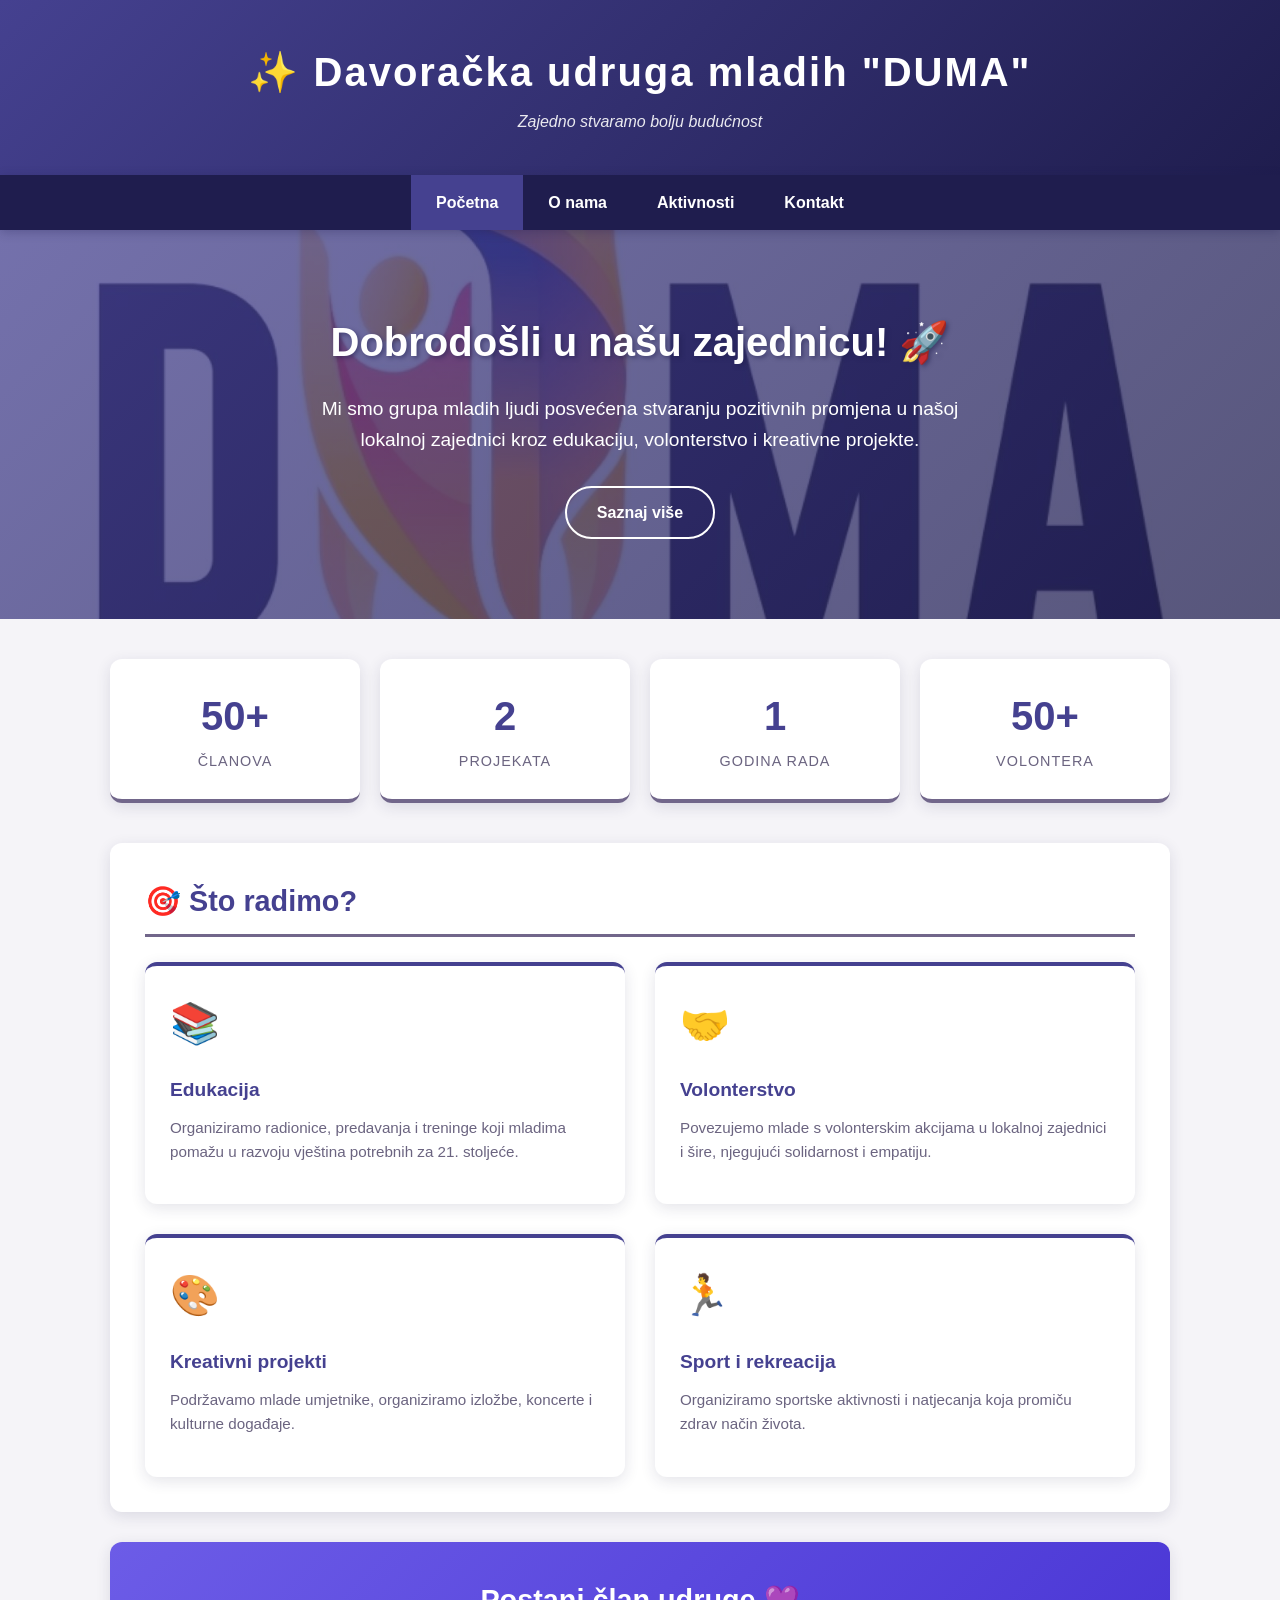
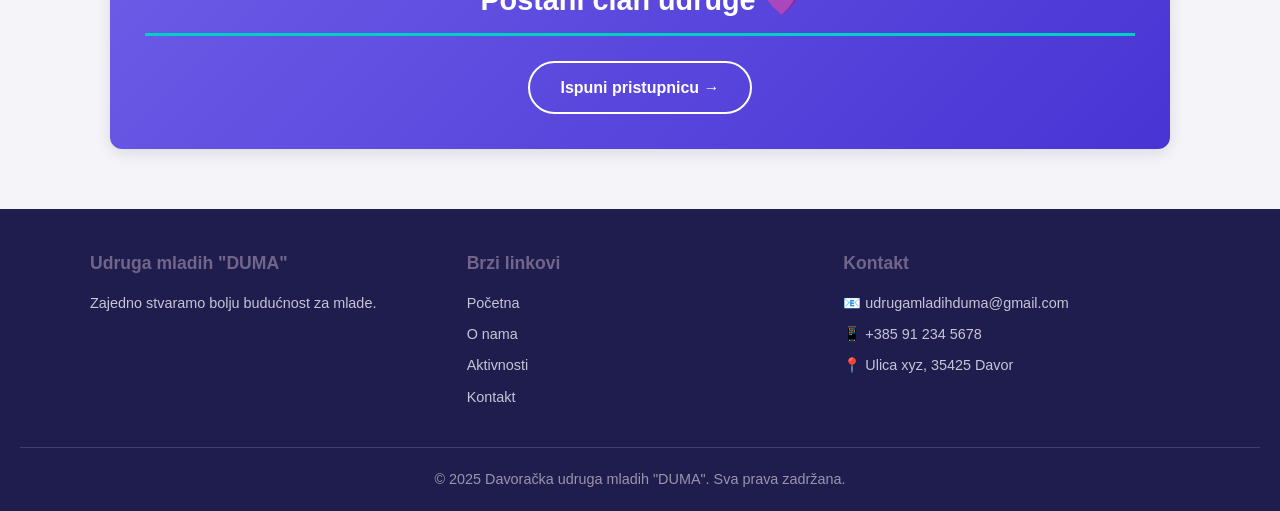
<file: index.html>
<!DOCTYPE html>
<html lang="hr">
<head>
    <meta charset="UTF-8">
    <meta name="viewport" content="width=device-width, initial-scale=1.0">
    <title>Udruga mladih "DUMA" - Početna</title>
    <link rel="stylesheet" href="style.css">
</head>
<body>
    <header>
        <h1>✨ Davoračka udruga mladih "DUMA"</h1>
        <p class="slogan">Zajedno stvaramo bolju budućnost</p>
    </header>

    <nav>
        <a href="index.html" class="active">Početna</a>
        <a href="o-nama.html">O nama</a>
        <a href="aktivnosti.html">Aktivnosti</a>
        <a href="kontakt.html">Kontakt</a>
    </nav>

    <!-- HERO -->
    <section class="hero">
        <h2>Dobrodošli u našu zajednicu! 🚀</h2>
        <p>Mi smo grupa mladih ljudi posvećena stvaranju pozitivnih promjena u našoj lokalnoj zajednici kroz edukaciju, volonterstvo i kreativne projekte.</p>
        <a href="o-nama.html" class="btn btn-outline">Saznaj više</a>
    </section>

    <div class="container">
        <!-- STATISTIKA -->
        <div class="stats">
            <div class="stat-item">
                <span class="number">50+</span>
                <span class="label">Članova</span>
            </div>
            <div class="stat-item">
                <span class="number">2</span>
                <span class="label">Projekata</span>
            </div>
            <div class="stat-item">
                <span class="number">1</span>
                <span class="label">Godina rada</span>
            </div>
            <div class="stat-item">
                <span class="number">50+</span>
                <span class="label">Volontera</span>
            </div>
        </div>

        <!-- ŠTO RADIMO -->
        <div class="section">
            <h2>🎯 Što radimo?</h2>
            <div class="grid-2">
                <div class="card">
                    <span class="icon">📚</span>
                    <h3>Edukacija</h3>
                    <p>Organiziramo radionice, predavanja i treninge koji mladima pomažu u razvoju vještina potrebnih za 21. stoljeće.</p>
                </div>
                <div class="card">
                    <span class="icon">🤝</span>
                    <h3>Volonterstvo</h3>
                    <p>Povezujemo mlade s volonterskim akcijama u lokalnoj zajednici i šire, njegujući solidarnost i empatiju.</p>
                </div>
                <div class="card">
                    <span class="icon">🎨</span>
                    <h3>Kreativni projekti</h3>
                    <p>Podržavamo mlade umjetnike, organiziramo izložbe, koncerte i kulturne događaje.</p>
                </div>
                <div class="card">
                    <span class="icon">🏃</span>
                    <h3>Sport i rekreacija</h3>
                    <p>Organiziramo sportske aktivnosti i natjecanja koja promiču zdrav način života.</p>
                </div>
            </div>
        </div>

        <!-- POZIV NA AKCIJU -->
        <div class="section" style="text-align: center; background: linear-gradient(135deg, #6c5ce7, #4834d4); color: white;">
            <h2 style="color: white; border-bottom-color: #00cec9;">Postani član udruge 💜</h2>
            <a href="https://docs.google.com/forms/d/e/1FAIpQLSe9qV0cmbxw2X0yW4sfTjbdnoUSCpuaBneyQgo1jyE1cFJ8YQ/viewform?usp=dialog" 
                target="_blank" 
                rel="noopener noreferrer" 
                class="btn btn-outline">
                Ispuni pristupnicu →
            </a>
        </div>
    </div>

    <footer>
        <div class="footer-content">
            <div class="footer-col">
                <h3>Udruga mladih "DUMA"</h3>
                <p>Zajedno stvaramo bolju budućnost za mlade.</p>
            </div>
            <div class="footer-col">
                <h3>Brzi linkovi</h3>
                <a href="index.html">Početna</a>
                <a href="o-nama.html">O nama</a>
                <a href="aktivnosti.html">Aktivnosti</a>
                <a href="kontakt.html">Kontakt</a>
            </div>
            <div class="footer-col">
                <h3>Kontakt</h3>
                <p>📧 udrugamladihduma@gmail.com</p>
                <p>📱 +385 91 234 5678</p>
                <p>📍 Ulica xyz, 35425 Davor</p>
            </div>
        </div>
        <div class="footer-bottom">
            <p>&copy; 2025 Davoračka udruga mladih "DUMA". Sva prava zadržana.</p>
        </div>
    </footer>
</body>
</html>
</file>
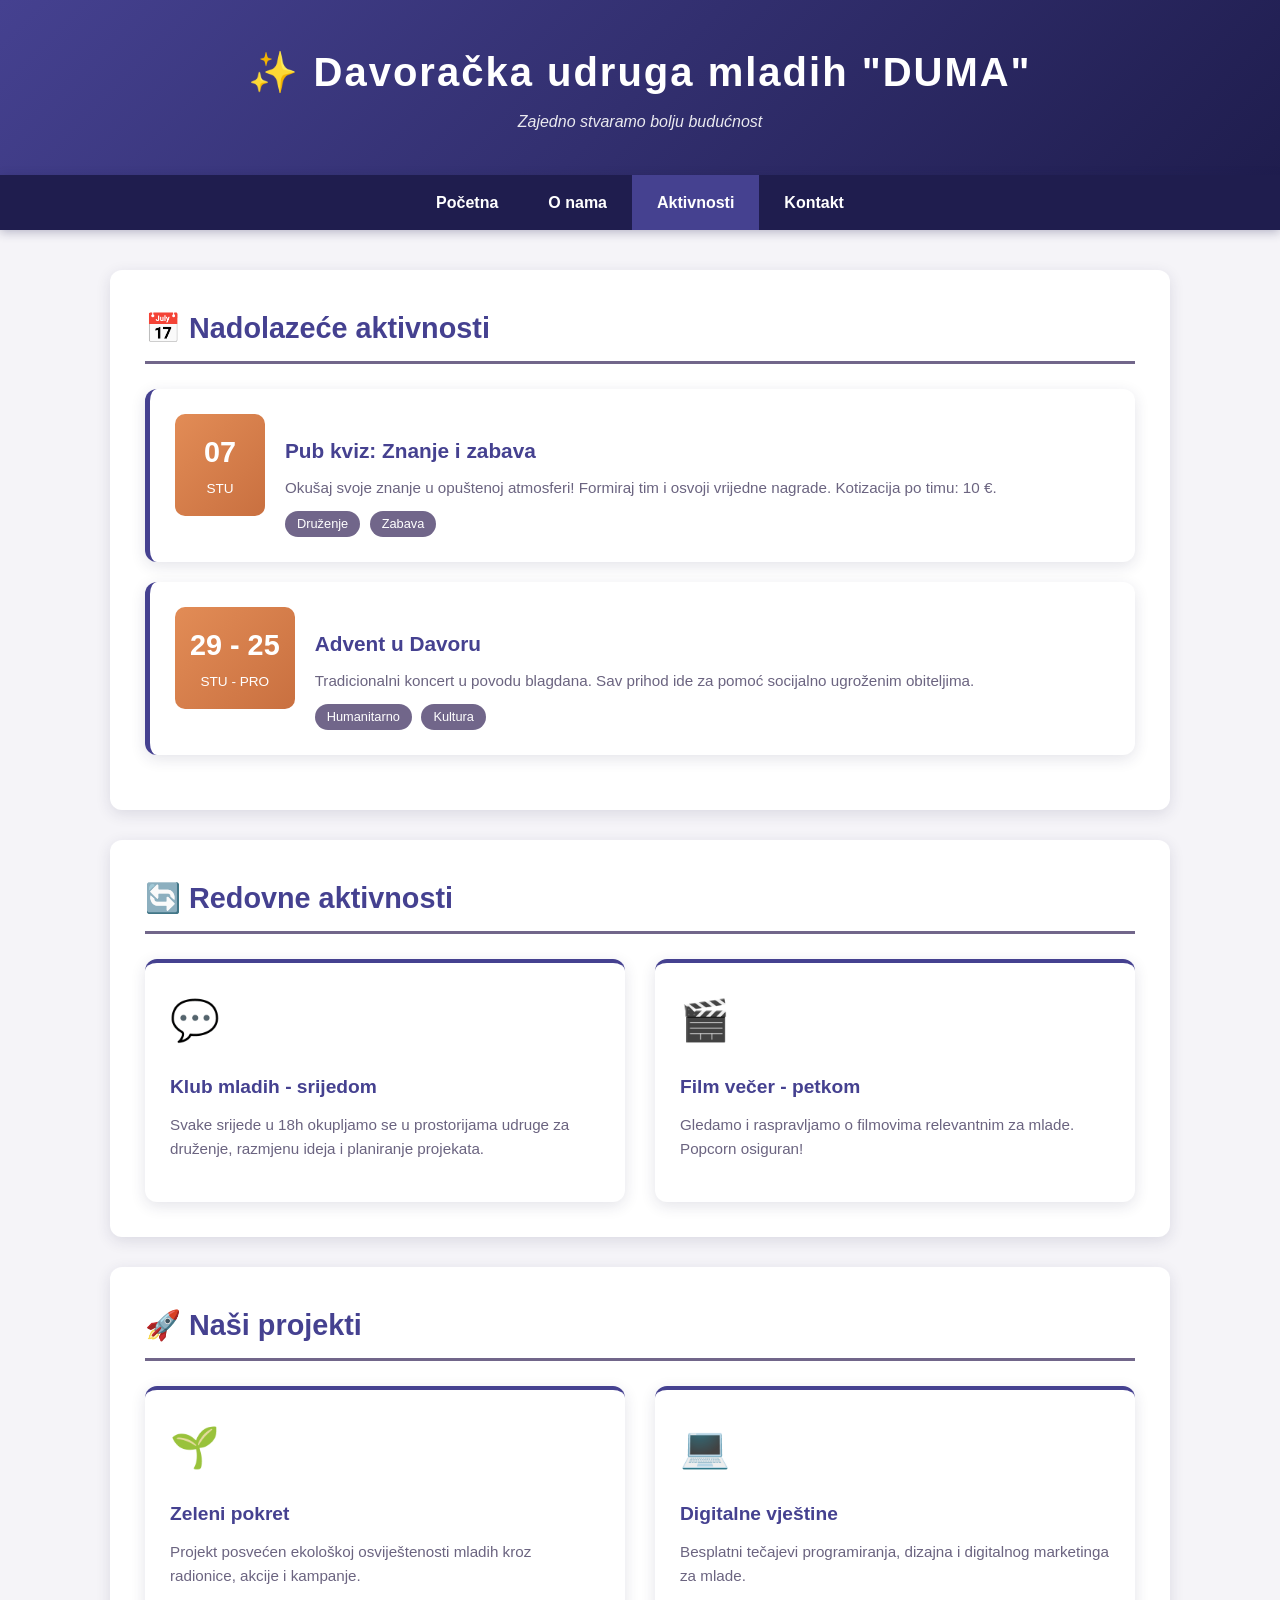
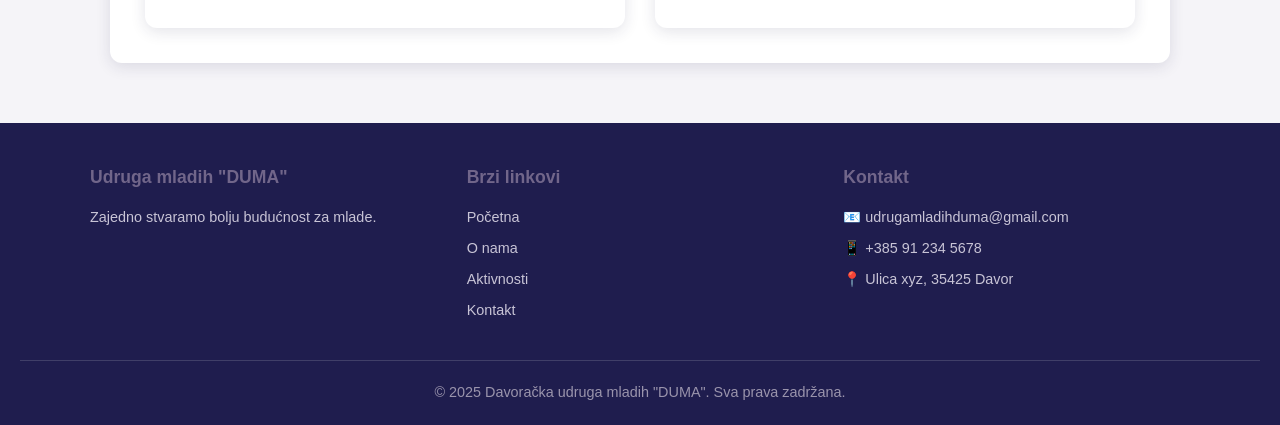
<file: aktivnosti.html>
<!DOCTYPE html>
<html lang="hr">
<head>
    <meta charset="UTF-8">
    <meta name="viewport" content="width=device-width, initial-scale=1.0">
    <title>Udruga mladih "DUMA" - Aktivnosti</title>
    <link rel="stylesheet" href="style.css">
</head>
<body>
    <header>
        <h1>✨ Davoračka udruga mladih "DUMA"</h1>
        <p class="slogan">Zajedno stvaramo bolju budućnost</p>
    </header>

    <nav>
        <a href="index.html">Početna</a>
        <a href="o-nama.html">O nama</a>
        <a href="aktivnosti.html" class="active">Aktivnosti</a>
        <a href="kontakt.html">Kontakt</a>
    </nav>

    <div class="container">
        <div class="section">
            <h2>📅 Nadolazeće aktivnosti</h2>

            <div class="activity">
                <div class="date">
                    <span class="day">07</span>
                    <span class="month">Stu</span>
                </div>
                <div class="info">
                    <h3>Pub kviz: Znanje i zabava</h3>
                    <p>Okušaj svoje znanje u opuštenoj atmosferi! Formiraj tim i osvoji vrijedne nagrade. Kotizacija po timu: 10 €.</p>
                    <span class="tag">Druženje</span>
                    <span class="tag">Zabava</span>
                </div>
            </div>

            <div class="activity">
                <div class="date">
                    <span class="day">29 - 25</span>
                    <span class="month">Stu - Pro</span>
                </div>
                <div class="info">
                    <h3>Advent u Davoru</h3>
                    <p>Tradicionalni koncert u povodu blagdana. Sav prihod ide za pomoć socijalno ugroženim obiteljima.</p>
                    <span class="tag">Humanitarno</span>
                    <span class="tag">Kultura</span>
                </div>
            </div>
        </div>

        <!-- REDOVNE AKTIVNOSTI -->
        <div class="section">
            <h2>🔄 Redovne aktivnosti</h2>
            <div class="grid-2">
                <div class="card">
                    <span class="icon">💬</span>
                    <h3>Klub mladih - srijedom</h3>
                    <p>Svake srijede u 18h okupljamo se u prostorijama udruge za druženje, razmjenu ideja i planiranje projekata.</p>
                </div>
                <div class="card">
                    <span class="icon">🎬</span>
                    <h3>Film večer - petkom</h3>
                    <p>Gledamo i raspravljamo o filmovima relevantnim za mlade. Popcorn osiguran!</p>
                </div>
            </div>
        </div>

        <!-- PROJEKTI -->
        <div class="section">
            <h2>🚀 Naši projekti</h2>
            <div class="grid-2">
                <div class="card">
                    <span class="icon">🌱</span>
                    <h3>Zeleni pokret</h3>
                    <p>Projekt posvećen ekološkoj osviještenosti mladih kroz radionice, akcije i kampanje.</p>
                </div>
                <div class="card">
                    <span class="icon">💻</span>
                    <h3>Digitalne vještine</h3>
                    <p>Besplatni tečajevi programiranja, dizajna i digitalnog marketinga za mlade.</p>
                </div>
            </div>
        </div>
    </div>

    <footer>
        <div class="footer-content">
            <div class="footer-col">
                <h3>Udruga mladih "DUMA"</h3>
                <p>Zajedno stvaramo bolju budućnost za mlade.</p>
            </div>
            <div class="footer-col">
                <h3>Brzi linkovi</h3>
                <a href="index.html">Početna</a>
                <a href="o-nama.html">O nama</a>
                <a href="aktivnosti.html">Aktivnosti</a>
                <a href="kontakt.html">Kontakt</a>
            </div>
            <div class="footer-col">
                <h3>Kontakt</h3>
                <p>📧 udrugamladihduma@gmail.com</p>
                <p>📱 +385 91 234 5678</p>
                <p>📍 Ulica xyz, 35425 Davor</p>
            </div>
        </div>
        <div class="footer-bottom">
            <p>&copy; 2025 Davoračka udruga mladih "DUMA". Sva prava zadržana.</p>
        </div>
    </footer>
</body>
</html>
</file>
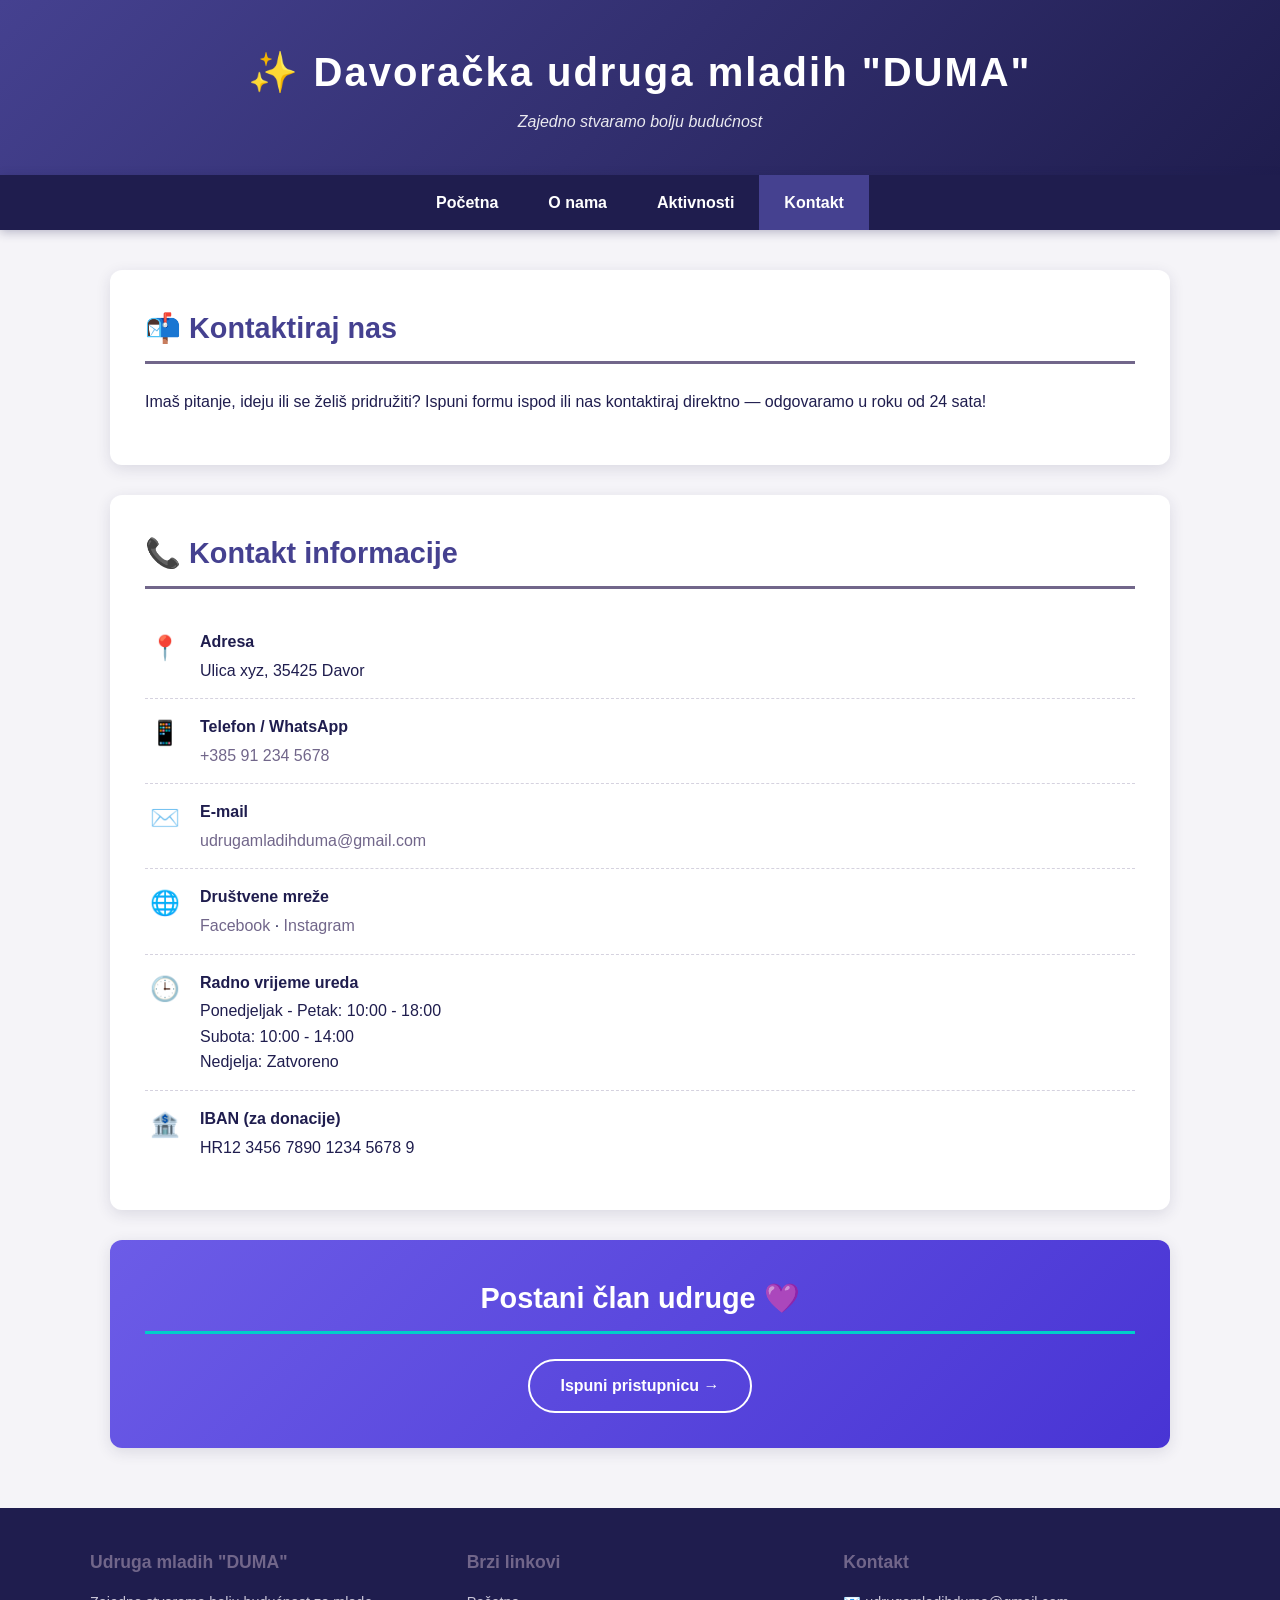
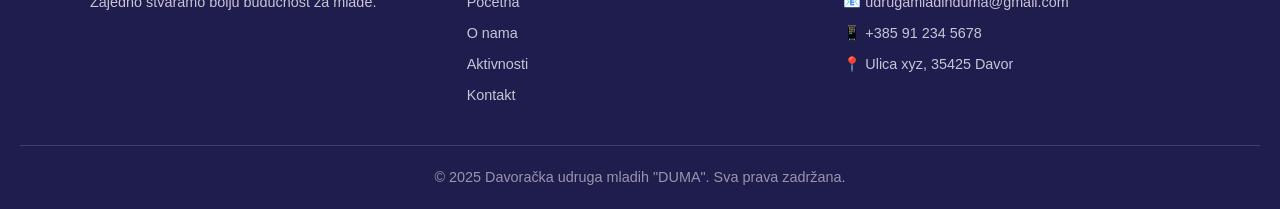
<file: kontakt.html>
<!DOCTYPE html>
<html lang="hr">
<head>
    <meta charset="UTF-8">
    <meta name="viewport" content="width=device-width, initial-scale=1.0">
    <title>Udruga mladih "DUMA" - Kontakt</title>
    <link rel="stylesheet" href="style.css">
</head>
<body>
    <header>
        <h1>✨ Davoračka udruga mladih "DUMA"</h1>
        <p class="slogan">Zajedno stvaramo bolju budućnost</p>
    </header>

    <nav>
        <a href="index.html">Početna</a>
        <a href="o-nama.html">O nama</a>
        <a href="aktivnosti.html">Aktivnosti</a>
        <a href="kontakt.html" class="active">Kontakt</a>
    </nav>

    <div class="container">
        <div class="section">
            <h2>📬 Kontaktiraj nas</h2>
            <p>Imaš pitanje, ideju ili se želiš pridružiti? Ispuni formu ispod ili nas kontaktiraj direktno — odgovaramo u roku od 24 sata!</p>
        </div>

            <!-- KONTAKT INFO -->
            <div class="section">
                <h2>📞 Kontakt informacije</h2>

                <div class="contact-item">
                    <div class="icon">📍</div>
                    <div>
                        <strong>Adresa</strong>
                        Ulica xyz, 35425 Davor
                    </div>
                </div>

                <div class="contact-item">
                    <div class="icon">📱</div>
                    <div>
                        <strong>Telefon / WhatsApp</strong>
                        <a href="tel:+385912345678">+385 91 234 5678</a>
                    </div>
                </div>

                <div class="contact-item">
                    <div class="icon">✉️</div>
                    <div>
                        <strong>E-mail</strong>
                        <a href="mailto:udrugamladihduma@gmail.com">udrugamladihduma@gmail.com</a>
                    </div>
                </div>

                <div class="contact-item">
                    <div class="icon">🌐</div>
                    <div>
                        <strong>Društvene mreže</strong>
                        <a href="https://www.facebook.com/profile.php?id=61585852721977">Facebook</a> · 
                        <a href="https://www.instagram.com/udrugamladih.duma/">Instagram</a>
                    </div>
                </div>

                <div class="contact-item">
                    <div class="icon">🕒</div>
                    <div>
                        <strong>Radno vrijeme ureda</strong>
                        Ponedjeljak - Petak: 10:00 - 18:00<br>
                        Subota: 10:00 - 14:00<br>
                        Nedjelja: Zatvoreno
                    </div>
                </div>

                <div class="contact-item">
                    <div class="icon">🏦</div>
                    <div>
                        <strong>IBAN (za donacije)</strong>
                        HR12 3456 7890 1234 5678 9
                    </div>
                </div>
            </div>

        <!-- POZIV NA UČLANJENJE -->
        <div class="section" style="text-align: center; background: linear-gradient(135deg, #6c5ce7, #4834d4); color: white;">
            <h2 style="color: white; border-bottom-color: #00cec9;">Postani član udruge 💜</h2>
            <a href="https://docs.google.com/forms/d/e/1FAIpQLSe9qV0cmbxw2X0yW4sfTjbdnoUSCpuaBneyQgo1jyE1cFJ8YQ/viewform?usp=dialog" 
                target="_blank" 
                rel="noopener noreferrer" 
                class="btn btn-outline">
                Ispuni pristupnicu →
            </a>
        </div>
    </div>

    <footer>
        <div class="footer-content">
            <div class="footer-col">
                <h3>Udruga mladih "DUMA"</h3>
                <p>Zajedno stvaramo bolju budućnost za mlade.</p>
            </div>
            <div class="footer-col">
                <h3>Brzi linkovi</h3>
                <a href="index.html">Početna</a>
                <a href="o-nama.html">O nama</a>
                <a href="aktivnosti.html">Aktivnosti</a>
                <a href="kontakt.html">Kontakt</a>
            </div>
            <div class="footer-col">
                <h3>Kontakt</h3>
                <p>📧 udrugamladihduma@gmail.com</p>
                <p>📱 +385 91 234 5678</p>
                <p>📍 Ulica xyz, 35425 Davor</p>
            </div>
        </div>
        <div class="footer-bottom">
            <p>&copy; 2025 Davoračka udruga mladih "DUMA". Sva prava zadržana.</p>
        </div>
    </footer>
</body>
</html>
</file>
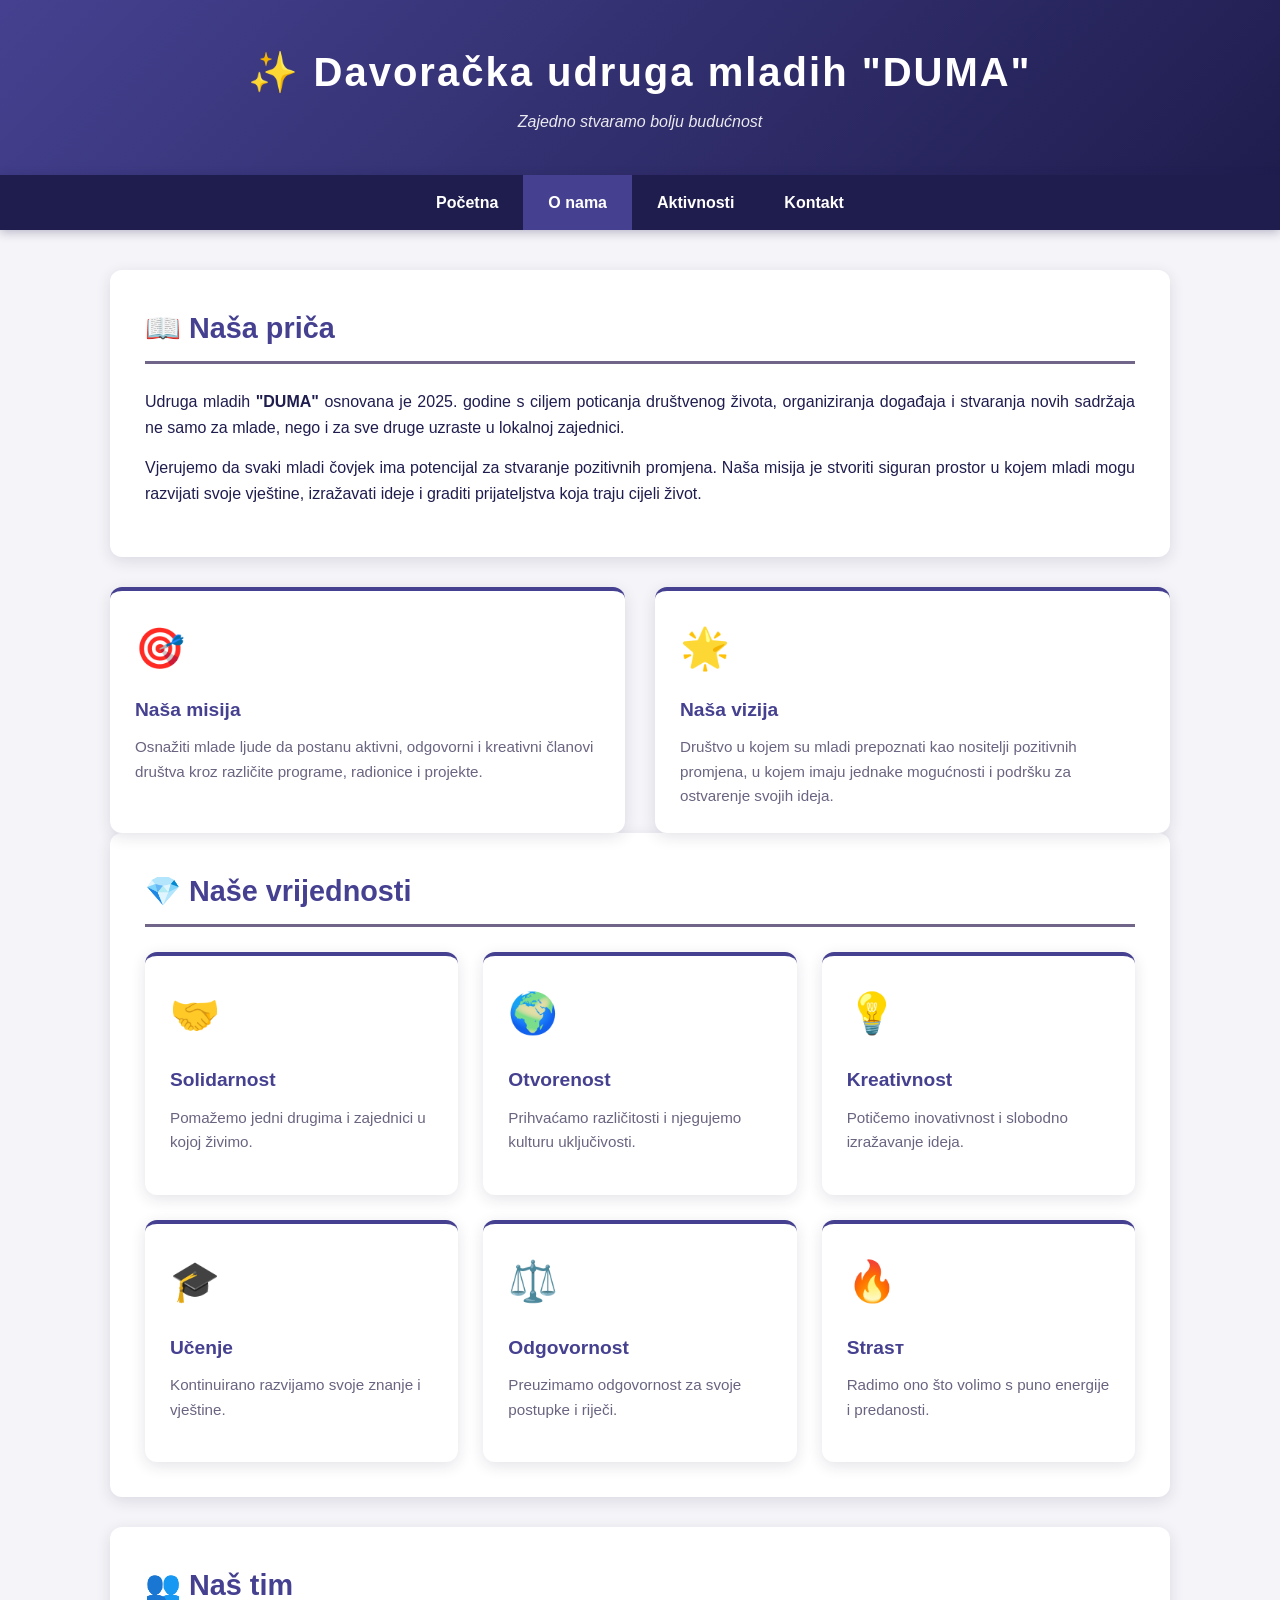
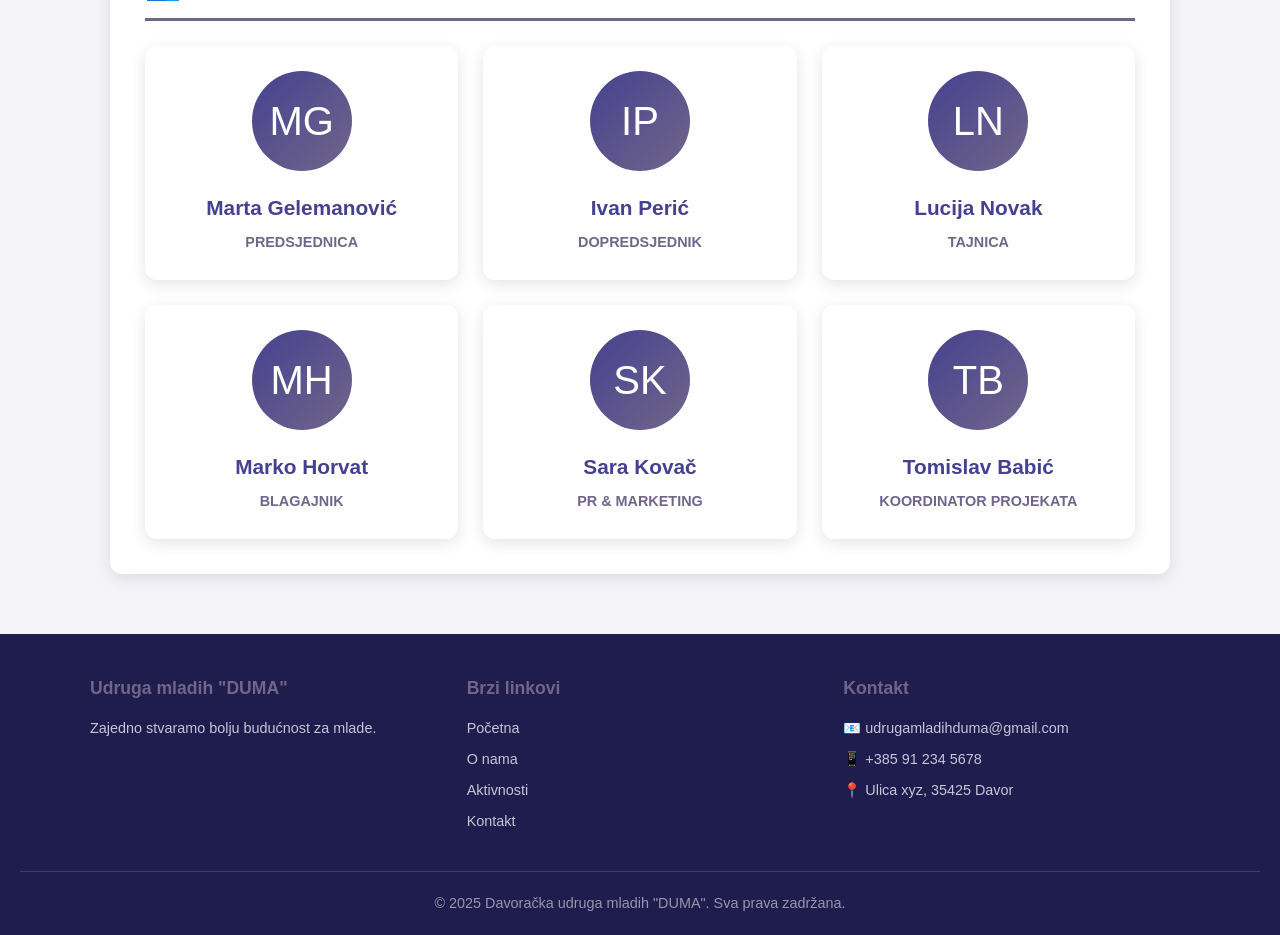
<file: o-nama.html>
<!DOCTYPE html>
<html lang="hr">
<head>
    <meta charset="UTF-8">
    <meta name="viewport" content="width=device-width, initial-scale=1.0">
    <title>Udruga mladih "DUMA" - O nama</title>
    <link rel="stylesheet" href="style.css">
</head>
<body>
    <header>
        <h1>✨ Davoračka udruga mladih "DUMA"</h1>
        <p class="slogan">Zajedno stvaramo bolju budućnost</p>
    </header>

    <nav>
        <a href="index.html">Početna</a>
        <a href="o-nama.html" class="active">O nama</a>
        <a href="aktivnosti.html">Aktivnosti</a>
        <a href="kontakt.html">Kontakt</a>
    </nav>

    <div class="container">
        <!-- NAŠA PRIČA -->
        <div class="section">
            <h2>📖 Naša priča</h2>
            <p>Udruga mladih <strong>"DUMA"</strong> osnovana je 2025. godine s ciljem poticanja društvenog života, organiziranja događaja i stvaranja novih sadržaja ne samo za mlade, nego i za sve druge uzraste u lokalnoj zajednici.</p>
            <p>Vjerujemo da svaki mladi čovjek ima potencijal za stvaranje pozitivnih promjena. Naša misija je stvoriti siguran prostor u kojem mladi mogu razvijati svoje vještine, izražavati ideje i graditi prijateljstva koja traju cijeli život.</p>
        </div>

        <!-- MISIJA I VIZIJA -->
        <div class="grid-2">
            <div class="card">
                <span class="icon">🎯</span>
                <h3>Naša misija</h3>
                <p>Osnažiti mlade ljude da postanu aktivni, odgovorni i kreativni članovi društva kroz različite programe, radionice i projekte.</p>
            </div>
            <div class="card">
                <span class="icon">🌟</span>
                <h3>Naša vizija</h3>
                <p>Društvo u kojem su mladi prepoznati kao nositelji pozitivnih promjena, u kojem imaju jednake mogućnosti i podršku za ostvarenje svojih ideja.</p>
            </div>
        </div>

        <!-- VRIJEDNOSTI -->
        <div class="section">
            <h2>💎 Naše vrijednosti</h2>
            <div class="grid-3">
                <div class="card">
                    <span class="icon">🤝</span>
                    <h3>Solidarnost</h3>
                    <p>Pomažemo jedni drugima i zajednici u kojoj živimo.</p>
                </div>
                <div class="card">
                    <span class="icon">🌍</span>
                    <h3>Otvorenost</h3>
                    <p>Prihvaćamo različitosti i njegujemo kulturu uključivosti.</p>
                </div>
                <div class="card">
                    <span class="icon">💡</span>
                    <h3>Kreativnost</h3>
                    <p>Potičemo inovativnost i slobodno izražavanje ideja.</p>
                </div>
                <div class="card">
                    <span class="icon">🎓</span>
                    <h3>Učenje</h3>
                    <p>Kontinuirano razvijamo svoje znanje i vještine.</p>
                </div>
                <div class="card">
                    <span class="icon">⚖️</span>
                    <h3>Odgovornost</h3>
                    <p>Preuzimamo odgovornost za svoje postupke i riječi.</p>
                </div>
                <div class="card">
                    <span class="icon">🔥</span>
                    <h3>Strаsт</h3>
                    <p>Radimo ono što volimo s puno energije i predanosti.</p>
                </div>
            </div>
        </div>

        <!-- TIM -->
        <div class="section">
            <h2>👥 Naš tim</h2>
            <div class="grid-3">
                <div class="team-member">
                    <div class="avatar">MG</div>
                    <h3>Marta Gelemanović</h3>
                    <span class="role">Predsjednica</span>
                </div>
                <div class="team-member">
                    <div class="avatar">IP</div>
                    <h3>Ivan Perić</h3>
                    <span class="role">Dopredsjednik</span>
                </div>
                <div class="team-member">
                    <div class="avatar">LN</div>
                    <h3>Lucija Novak</h3>
                    <span class="role">Tajnica</span>
                </div>
                <div class="team-member">
                    <div class="avatar">MH</div>
                    <h3>Marko Horvat</h3>
                    <span class="role">Blagajnik</span>
                </div>
                <div class="team-member">
                    <div class="avatar">SK</div>
                    <h3>Sara Kovač</h3>
                    <span class="role">PR & Marketing</span>
                </div>
                <div class="team-member">
                    <div class="avatar">TB</div>
                    <h3>Tomislav Babić</h3>
                    <span class="role">Koordinator projekata</span>
                </div>
            </div>
        </div>
    </div>

    <footer>
        <div class="footer-content">
            <div class="footer-col">
                <h3>Udruga mladih "DUMA"</h3>
                <p>Zajedno stvaramo bolju budućnost za mlade.</p>
            </div>
            <div class="footer-col">
                <h3>Brzi linkovi</h3>
                <a href="index.html">Početna</a>
                <a href="o-nama.html">O nama</a>
                <a href="aktivnosti.html">Aktivnosti</a>
                <a href="kontakt.html">Kontakt</a>
            </div>
            <div class="footer-col">
                <h3>Kontakt</h3>
                <p>📧 udrugamladihduma@gmail.com</p>
                <p>📱 +385 91 234 5678</p>
                <p>📍 Ulica xyz, 35425 Davor</p>
            </div>
        </div>
        <div class="footer-bottom">
            <p>&copy; 2025 Davoračka udruga mladih "DUMA". Sva prava zadržana.</p>
        </div>
    </footer>
</body>
</html>
</file>
<file: style.css>
/* ===== OSNOVNI STILOVI ===== */
* {
    margin: 0;
    padding: 0;
    box-sizing: border-box;
    font-family: 'Segoe UI', Tahoma, Geneva, Verdana, sans-serif;
}

:root {
    /* Nova paleta */
    --vintage-lavender: #71668A;
    --white-soft: #FEFEFE;
    --white: #FFFFFF;
    --french-blue: #454190;
    --space-indigo: #1F1D4E;

    /* Mapiranje na funkcionalne varijable */
    --primary: var(--french-blue);
    --primary-dark: var(--space-indigo);
    --secondary: var(--vintage-lavender);
    --accent: var(--vintage-lavender);
    --dark: var(--space-indigo);
    --light: #F5F4F8;          /* Svijetla nijansa između lavande i bijele */
    --light-bg: var(--white-soft);
    --white-bg: var(--white);
    --text-muted: #6B6480;     /* Prigušeni tekst */
    --shadow: 0 4px 15px rgba(31, 29, 78, 0.12);
}

body {
    background-color: var(--light);
    color: var(--space-indigo);
    line-height: 1.6;
}

/* ===== HEADER ===== */
header {
    background: linear-gradient(135deg, var(--french-blue), var(--space-indigo));
    color: var(--white);
    padding: 40px 20px;
    text-align: center;
    box-shadow: var(--shadow);
}

header h1 {
    font-size: 2.5em;
    letter-spacing: 2px;
    margin-bottom: 5px;
}

header .slogan {
    font-style: italic;
    opacity: 0.9;
    color: var(--white-soft);
}

/* ===== NAVIGACIJA ===== */
nav {
    background-color: var(--space-indigo);
    display: flex;
    justify-content: center;
    flex-wrap: wrap;
    position: sticky;
    top: 0;
    z-index: 100;
    box-shadow: 0 2px 10px rgba(31, 29, 78, 0.3);
}

nav a {
    color: var(--white);
    padding: 15px 25px;
    text-decoration: none;
    font-weight: bold;
    transition: background 0.3s;
    position: relative;
}

nav a:hover, nav a.active {
    background-color: var(--french-blue);
}

/* ===== HERO SEKCIJA ===== */
.hero {
    background:
        linear-gradient(
            135deg,
            rgba(69, 65, 144, 0.75),
            rgba(31, 29, 78, 0.75)
        ),
        url("images/Logotip_DUMA_forms.jpg") center/cover no-repeat;

    color: var(--white);
    padding: 80px 20px;
    text-align: center;
}

.hero h2 {
    font-size: 2.5em;
    margin-bottom: 20px;
    text-shadow: 2px 2px 4px rgba(31, 29, 78, 0.5);
}

.hero p {
    font-size: 1.2em;
    max-width: 700px;
    margin: 0 auto 30px;
}

/* ===== KONTEJNER ===== */
.container {
    max-width: 1100px;
    margin: 40px auto;
    padding: 0 20px;
}

/* ===== SEKCIJE ===== */
.section {
    background: var(--white-bg);
    border-radius: 12px;
    padding: 35px;
    margin-bottom: 30px;
    box-shadow: var(--shadow);
}

.section h2 {
    color: var(--french-blue);
    border-bottom: 3px solid var(--vintage-lavender);
    padding-bottom: 10px;
    margin-bottom: 25px;
    font-size: 1.8em;
}

.section h3 {
    color: var(--primary-dark);
    margin: 20px 0 10px;
    font-size: 1.3em;
}

.section p {
    margin-bottom: 15px;
    text-align: justify;
}

/* ===== GRID ===== */
.grid-2 {
    display: grid;
    grid-template-columns: 1fr 1fr;
    gap: 30px;
}

.grid-3 {
    display: grid;
    grid-template-columns: repeat(3, 1fr);
    gap: 25px;
}

.grid-2x2 {
    display: grid;
    grid-template-columns: repeat(2, 1fr);
    gap: 25px;
}

/* ===== KARTICE ===== */
.card {
    background: var(--white-bg);
    border-radius: 12px;
    padding: 25px;
    box-shadow: var(--shadow);
    transition: transform 0.3s, box-shadow 0.3s;
    border-top: 4px solid var(--french-blue);
}

.card:hover {
    transform: translateY(-5px);
    box-shadow: 0 8px 25px rgba(69, 65, 144, 0.3);
}

.card .icon {
    font-size: 2.5em;
    margin-bottom: 15px;
    display: block;
}

.card h3 {
    color: var(--french-blue);
    margin-bottom: 10px;
    font-size: 1.2em;
}

.card p {
    color: var(--text-muted);
    font-size: 0.95em;
    text-align: left;
}

/* ===== DUGMAD ===== */
.btn {
    display: inline-block;
    background: linear-gradient(135deg, var(--french-blue), var(--space-indigo));
    color: var(--white);
    padding: 12px 30px;
    border-radius: 30px;
    text-decoration: none;
    font-weight: bold;
    transition: transform 0.3s, box-shadow 0.3s;
    border: none;
    cursor: pointer;
    font-size: 1em;
}

.btn:hover {
    transform: translateY(-3px);
    box-shadow: 0 6px 20px rgba(69, 65, 144, 0.4);
}

.btn-secondary {
    background: linear-gradient(135deg, var(--vintage-lavender), var(--french-blue));
}

.btn-outline {
    background: transparent;
    border: 2px solid var(--white);
    color: var(--white);
}

.btn-outline:hover {
    background: var(--white);
    color: var(--french-blue);
}

/* ===== STATISTIKA ===== */
.stats {
    display: grid;
    grid-template-columns: repeat(4, 1fr);
    gap: 20px;
    margin: 40px 0;
}

.stat-item {
    text-align: center;
    background: var(--white-bg);
    padding: 25px 15px;
    border-radius: 12px;
    box-shadow: var(--shadow);
    border-bottom: 4px solid var(--vintage-lavender);
}

.stat-item .number {
    font-size: 2.5em;
    font-weight: bold;
    color: var(--french-blue);
    display: block;
}

.stat-item .label {
    color: var(--text-muted);
    font-size: 0.9em;
    text-transform: uppercase;
    letter-spacing: 1px;
}

/* ===== TIM ===== */
.team-member {
    text-align: center;
    background: var(--white-bg);
    padding: 25px;
    border-radius: 12px;
    box-shadow: var(--shadow);
    transition: transform 0.3s;
}

.team-member:hover {
    transform: translateY(-5px);
}

.team-member .avatar {
    width: 100px;
    height: 100px;
    border-radius: 50%;
    background: linear-gradient(135deg, var(--french-blue), var(--vintage-lavender));
    color: var(--white);
    font-size: 2.5em;
    display: flex;
    align-items: center;
    justify-content: center;
    margin: 0 auto 15px;
}

.team-member h3 {
    color: var(--french-blue);
    margin-bottom: 5px;
}

.team-member .role {
    color: var(--vintage-lavender);
    font-size: 0.9em;
    font-weight: bold;
    text-transform: uppercase;
}

.team-member p {
    font-size: 0.9em;
    color: var(--text-muted);
    margin-top: 10px;
    text-align: center;
}

/* ===== AKTIVNOSTI ===== */
.activity {
    display: flex;
    gap: 20px;
    background: var(--white-bg);
    border-radius: 12px;
    padding: 25px;
    margin-bottom: 20px;
    box-shadow: var(--shadow);
    border-left: 5px solid var(--french-blue);
    transition: transform 0.3s;
}

.activity:hover {
    transform: translateX(5px);
    border-left-color: var(--vintage-lavender);
}

.activity .date {
    background: linear-gradient(135deg, #E28C56, #C97040);
    color: var(--white);
    padding: 15px;
    border-radius: 10px;
    text-align: center;
    min-width: 90px;
    height: fit-content;
}

.activity .date .day {
    font-size: 1.8em;
    font-weight: bold;
    display: block;
}

.activity .date .month {
    font-size: 0.85em;
    text-transform: uppercase;
}

.activity .info h3 {
    color: var(--french-blue);
    margin-bottom: 8px;
}

.activity .info p {
    color: var(--text-muted);
    font-size: 0.95em;
    margin-bottom: 10px;
}

.tag {
    display: inline-block;
    background: var(--vintage-lavender);
    color: var(--white);
    padding: 3px 12px;
    border-radius: 15px;
    font-size: 0.8em;
    margin-right: 5px;
}

/* ===== FORMA ===== */
.form-group {
    margin-bottom: 20px;
}

.form-group label {
    display: block;
    margin-bottom: 8px;
    color: var(--space-indigo);
    font-weight: bold;
}

.form-group input,
.form-group textarea,
.form-group select {
    width: 100%;
    padding: 12px;
    border: 2px solid #E0DEE8;
    border-radius: 8px;
    font-size: 1em;
    font-family: inherit;
    transition: border-color 0.3s;
    background-color: var(--white);
    color: var(--space-indigo);
}

.form-group input:focus,
.form-group textarea:focus,
.form-group select:focus {
    outline: none;
    border-color: var(--french-blue);
    box-shadow: 0 0 0 3px rgba(69, 65, 144, 0.15);
}

.form-group textarea {
    resize: vertical;
    min-height: 120px;
}

/* ===== KONTAKT INFO ===== */
.contact-item {
    display: flex;
    align-items: flex-start;
    padding: 15px 0;
    border-bottom: 1px dashed #D5D2DF;
}

.contact-item:last-child {
    border-bottom: none;
}

.contact-item .icon {
    font-size: 1.5em;
    margin-right: 15px;
    width: 40px;
    text-align: center;
    color: var(--french-blue);
}

.contact-item strong {
    display: block;
    color: var(--space-indigo);
    margin-bottom: 3px;
}

.contact-item a {
    color: var(--vintage-lavender);
    text-decoration: none;
    font-weight: 500;
}

.contact-item a:hover {
    color: var(--french-blue);
    text-decoration: underline;
}

/* ===== FOOTER ===== */
footer {
    background-color: var(--space-indigo);
    color: var(--white);
    padding: 40px 20px 20px;
    margin-top: 60px;
}

.footer-content {
    max-width: 1100px;
    margin: 0 auto;
    display: grid;
    grid-template-columns: repeat(3, 1fr);
    gap: 30px;
    margin-bottom: 30px;
}

.footer-col h3 {
    color: var(--vintage-lavender);
    margin-bottom: 15px;
    font-size: 1.1em;
}

.footer-col p, .footer-col a {
    color: #C8C4D6;
    text-decoration: none;
    display: block;
    margin-bottom: 8px;
    font-size: 0.9em;
}

.footer-col a:hover {
    color: var(--white-soft);
}

.footer-bottom {
    text-align: center;
    padding-top: 20px;
    border-top: 1px solid rgba(255, 255, 255, 0.15);
    color: #9A94AC;
    font-size: 0.9em;
}

/* ===== RESPONSIVE ===== */
@media (max-width: 768px) {
    header h1 {
        font-size: 1.8em;
    }

    nav a {
        padding: 12px 15px;
        font-size: 0.9em;
    }

    .hero h2 {
        font-size: 1.8em;
    }

    .grid-2, .grid-3, .grid-2x2 {
        grid-template-columns: 1fr;
    }

    .stats {
        grid-template-columns: repeat(2, 1fr);
    }

    .footer-content {
        grid-template-columns: 1fr;
        text-align: center;
    }

    .activity {
        flex-direction: column;
    }
}
</file>
